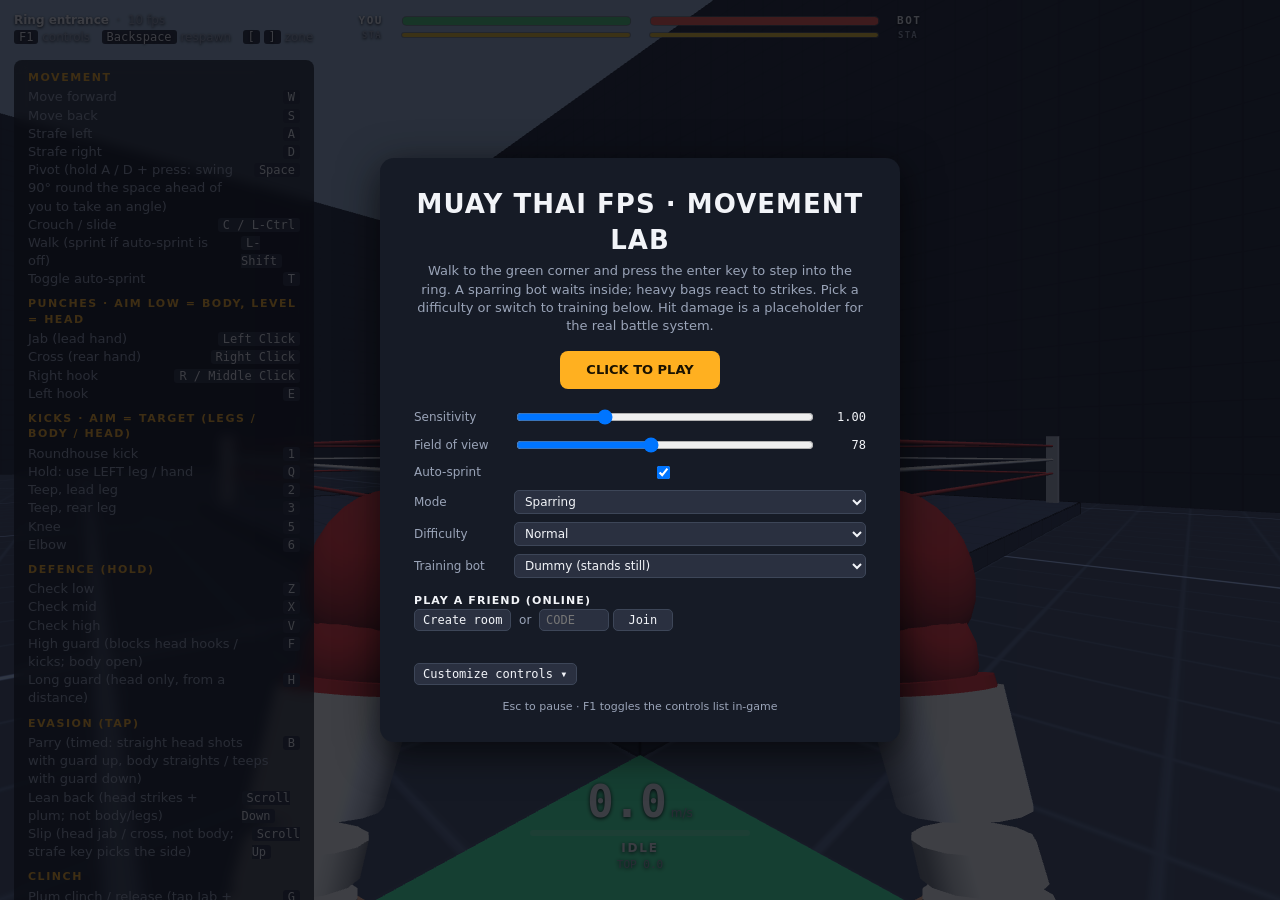
<file: index.html>
<!doctype html>
<html lang="en">
<head>
<meta charset="utf-8">
<title>Muay Thai FPS - Movement Lab</title>
<meta name="viewport" content="width=device-width, initial-scale=1">
<style>
  :root { --fg:#f2f4f8; --dim:#9aa4b8; --acc:#ffb020; --hot:#ff4d5e; --panel:rgba(12,15,22,.72); }
  * { box-sizing:border-box; }
  html,body { margin:0; height:100%; overflow:hidden; background:#10131a; color:var(--fg); font:13px/1.4 "Segoe UI",system-ui,sans-serif; user-select:none; }
  canvas { position:fixed; inset:0; width:100%; height:100%; display:block; }
  #crosshair { position:fixed; left:50%; top:50%; width:4px; height:4px; margin:-2px; border-radius:50%; background:#fff; opacity:.7; }
  #aim { position:fixed; left:50%; top:calc(50% + 18px); transform:translateX(-50%); font:700 10px Consolas,monospace; letter-spacing:.12em; color:#fff; opacity:.55; text-shadow:0 1px 3px #000; white-space:nowrap; }
  #speedbox { position:fixed; left:50%; bottom:28px; transform:translateX(-50%); text-align:center; text-shadow:0 1px 4px #000; }
  #speed { font:700 44px/1 "Consolas",monospace; }
  #speedbox small { font-size:12px; color:var(--dim); margin-left:4px; }
  #meter { width:220px; height:6px; background:rgba(255,255,255,.18); border-radius:3px; margin:6px auto 4px; overflow:hidden; }
  #bar { height:100%; width:0; background:#6fd3ff; transition:background .2s; } #bar.fast { background:var(--acc); }
  #state { letter-spacing:.15em; font-weight:600; font-size:12px; }
  #peak { color:var(--dim); font-size:11px; font-family:Consolas,monospace; }
  #action { position:fixed; left:50%; bottom:130px; transform:translateX(-50%); font:700 18px/1 Consolas,monospace; letter-spacing:.12em; color:var(--acc); text-shadow:0 1px 4px #000; transition:opacity .1s; }
  #toasts { position:fixed; left:50%; top:72px; transform:translateX(-50%); text-align:center; white-space:nowrap; pointer-events:none; }
  .toast { font:700 16px/1.4 Consolas,monospace; letter-spacing:.12em; text-shadow:0 2px 6px #000; animation:pop 1.4s forwards; color:#fff; }
  .toast.hot { color:var(--acc); } .toast.hit { color:var(--hot); }
  @keyframes pop { 0%{opacity:0;transform:translateY(-12px)} 12%{opacity:1;transform:translateY(0)} 80%{opacity:1} 100%{opacity:0;transform:translateY(-8px)} }
  #topleft { position:fixed; left:14px; top:12px; color:var(--dim); font-size:12px; text-shadow:0 1px 3px #000; }
  #topleft b { color:var(--fg); }
  #help { position:fixed; left:14px; top:60px; background:var(--panel); border-radius:8px; padding:10px 14px; max-width:300px; backdrop-filter:blur(6px); }
  #help h4 { margin:8px 0 3px; font-size:11px; letter-spacing:.14em; color:var(--acc); text-transform:uppercase; } #help h4:first-child { margin-top:0; }
  #help div { display:flex; justify-content:space-between; gap:12px; } #help span:first-child { color:var(--dim); }
  kbd { background:#2a3040; border-radius:3px; padding:0 5px; font:12px Consolas,monospace; color:var(--fg); }
  .hidden { display:none !important; }
  #overlay { position:fixed; inset:0; background:rgba(8,10,16,.78); display:flex; align-items:center; justify-content:center; cursor:pointer; }
  #overlay .card { text-align:center; max-width:520px; padding:28px 34px; background:#161b26; border-radius:14px; box-shadow:0 10px 40px #000a; }
  #overlay h1 { margin:0 0 4px; font-size:26px; letter-spacing:.04em; } #overlay p { color:var(--dim); margin:4px 0 16px; }
  #overlay .go { display:inline-block; padding:10px 26px; background:var(--acc); color:#1a1200; font-weight:700; border-radius:8px; }
  .settings { margin-top:18px; text-align:left; cursor:default; display:grid; grid-template-columns:90px 1fr 44px; gap:8px 10px; align-items:center; font-size:12px; color:var(--dim); }
  .settings input[type=range] { width:100%; } .settings .v { color:var(--fg); font-family:Consolas,monospace; text-align:right; }
  .hint { margin-top:14px; font-size:11px; color:var(--dim); }
  #bars { position:fixed; left:50%; top:14px; transform:translateX(-50%); display:flex; gap:18px; align-items:center; font:700 11px Consolas,monospace; letter-spacing:.14em; text-shadow:0 1px 3px #000; }
  .bar { width:230px; height:10px; background:rgba(0,0,0,.45); border-radius:5px; overflow:hidden; border:1px solid rgba(255,255,255,.25); }
  .bar i { display:block; height:100%; width:100%; transition:width .12s; } #hpYou { background:#4fd17a; } #hpBot { background:#ff5a4d; float:right; }
  #train { position:fixed; right:14px; top:12px; background:var(--panel); border-radius:8px; padding:8px 12px; font:12px/1.5 Consolas,monospace; max-width:340px; text-shadow:0 1px 3px #000; }
  #train b { color:var(--acc); letter-spacing:.14em; } #train .dim { color:var(--dim); font-size:10px; margin-top:3px; }
  #prompt { position:fixed; left:50%; bottom:170px; transform:translateX(-50%); font:700 18px/1 Consolas,monospace; letter-spacing:.12em; color:#5dffa0; text-shadow:0 1px 5px #000; white-space:nowrap; pointer-events:none; }
  .settings select { background:#2a3040; color:var(--fg); border:1px solid #3d4658; border-radius:5px; padding:3px 6px; font:12px "Segoe UI",system-ui,sans-serif; grid-column:2 / 4; }
  #bars2 { position:fixed; left:50%; top:30px; transform:translateX(-50%); display:flex; gap:18px; align-items:center; font:700 9px Consolas,monospace; letter-spacing:.14em; color:var(--dim); text-shadow:0 1px 3px #000; }
  #bars2 .bar { height:6px; position:relative; } .bar .cap { position:absolute; top:0; right:0; height:100%; width:0; background:repeating-linear-gradient(45deg,#000 0 2px,#5a3a1a 2px 4px); opacity:.85; } .bar .cap.r { right:auto; left:0; }
  #bars2 .bar .cap { transition:width .3s; } #bars2 span { width:22px; text-align:center; }
  #stYou, #stBot { background:#f2c230; } #stBot { float:right; } .bar i.low { background:#ff7a2e !important; }
  #koBanner { position:fixed; left:50%; top:26%; transform:translateX(-50%); text-align:center; white-space:nowrap; pointer-events:none; text-shadow:0 3px 10px #000; }
  #koMsg { font:900 34px Consolas,monospace; letter-spacing:.16em; color:var(--hot); } #koCount { font:700 22px Consolas,monospace; letter-spacing:.2em; color:#fff; margin-top:10px; }
  #clinch { position:fixed; left:50%; top:64%; transform:translateX(-50%); text-align:center; font:700 14px Consolas,monospace; letter-spacing:.12em; text-shadow:0 1px 4px #000; width:300px; }
  #clinch .bar { width:300px; height:12px; margin-top:6px; } #clinchFill { background:#6fd3ff; width:0; }
  #binds { margin-top:12px; text-align:left; cursor:default; max-height:34vh; overflow:auto; display:grid; grid-template-columns:1fr auto auto; gap:5px 8px; align-items:center; font-size:12px; color:var(--dim); padding-right:6px; }
  #binds button, .btn { background:#2a3040; color:var(--fg); border:1px solid #3d4658; border-radius:5px; padding:3px 8px; min-width:92px; font:12px Consolas,monospace; cursor:pointer; }
  #binds button.wait { background:var(--acc); color:#1a1200; } #binds button:hover, .btn:hover { border-color:var(--acc); }
  #telegraph { position:fixed; right:14px; top:40%; text-align:right; font:700 14px Consolas,monospace; letter-spacing:.1em; color:#ff6b5a; text-shadow:0 1px 5px #000; opacity:0; white-space:nowrap; pointer-events:none; }
  #hurt { position:fixed; inset:0; pointer-events:none; opacity:0; background:radial-gradient(ellipse at center, rgba(255,0,0,0) 45%, rgba(220,20,20,.85) 100%); }
</style>
</head>
<body>
<canvas id="c"></canvas>
<div id="crosshair"></div>
<div id="aim"></div>
<div id="hurt"></div>
<div id="bars"><span>YOU</span><div class="bar"><i id="hpYou"></i></div><div class="bar"><i id="hpBot"></i></div><span>BOT</span></div>
<div id="bars2"><span>STA</span><div class="bar st"><i id="stYou"></i><b class="cap" id="caYou"></b></div><div class="bar st"><i id="stBot"></i><b class="cap r" id="caBot"></b></div><span>STA</span></div>
<div id="koBanner" class="hidden"><div id="koMsg"></div><div id="koCount"></div></div>
<div id="clinch" class="hidden"><div id="clinchLabel"></div><div class="bar"><i id="clinchFill"></i></div></div>
<div id="train" class="hidden"><b>TRAINING</b> · BOT: <span id="trBot"></span><br><span id="trStats"></span><br><span id="trLast"></span><div class="dim">M spar/training · U bot mode · N difficulty</div></div>
<div id="vsBox" class="hidden" style="position:fixed;left:50%;top:44px;transform:translateX(-50%);font:700 11px Consolas,monospace;letter-spacing:.14em;color:var(--acc);text-shadow:0 1px 3px #000;white-space:nowrap"></div>
<div id="prompt"></div>
<div id="telegraph"></div>
<div id="topleft"><b id="zone"></b> &nbsp;·&nbsp; <span id="fps"></span><br><kbd>F1</kbd> controls &nbsp; <kbd>Backspace</kbd> respawn &nbsp; <kbd>[</kbd> <kbd>]</kbd> zone</div>
<div id="help"></div>
<div id="speedbox">
  <div><span id="speed">0.0</span><small>m/s</small></div>
  <div id="meter"><div id="bar"></div></div>
  <div id="state">IDLE</div>
  <div id="peak">TOP 0.0</div>
</div>
<div id="action"></div>
<div id="toasts"></div>

<div id="overlay">
  <div class="card">
    <h1>MUAY THAI FPS · MOVEMENT LAB</h1>
    <p>Walk to the green corner and press the enter key to step into the ring. A sparring bot waits inside; heavy bags react to strikes. Pick a difficulty or switch to training below. Hit damage is a placeholder for the real battle system.</p>
    <span class="go">CLICK TO PLAY</span>
    <div class="settings">
      <label for="sens">Sensitivity</label><input id="sens" type="range" min="0.2" max="3" step="0.05"><span class="v" id="sensv"></span>
      <label for="fov">Field of view</label><input id="fov" type="range" min="60" max="100" step="1"><span class="v" id="fovv"></span>
      <label for="auto">Auto-sprint</label><input id="auto" type="checkbox"><span></span>
      <label for="modeSel">Mode</label><select id="modeSel"><option value="spar">Sparring</option><option value="train">Training (no damage, infinite stamina)</option></select>
      <label for="diffSel">Difficulty</label><select id="diffSel"><option value="easy">Easy</option><option value="normal">Normal</option><option value="hard">Hard</option><option value="nak">Nak Muay (brutal)</option></select>
      <label for="trainSel">Training bot</label><select id="trainSel"><option value="dummy">Dummy (stands still)</option><option value="guard">Guard (holds a high guard)</option><option value="drill">Drill (slow single strikes at you)</option></select>
    </div>
    <div class="settings" id="versus" style="display:block;margin-top:14px">
      <b style="color:var(--fg);letter-spacing:.1em;font-size:11px">PLAY A FRIEND (ONLINE)</b><br>
      <button class="btn" id="vsHost">Create room</button>
      &nbsp;or&nbsp; <input id="vsCode" type="text" maxlength="4" placeholder="CODE" autocomplete="off" spellcheck="false" style="width:70px;text-transform:uppercase;background:#2a3040;color:var(--fg);border:1px solid #3d4658;border-radius:5px;padding:3px 6px;font:12px Consolas,monospace">
      <button class="btn" id="vsJoin" style="min-width:60px">Join</button>
      <button class="btn hidden" id="vsLeave" style="min-width:60px">Leave</button>
      <div id="vsStatus" style="margin-top:6px;color:var(--acc);min-height:16px"></div>
    </div>
    <div class="settings" style="display:block;margin-top:10px"><button class="btn" id="bindToggle">Customize controls ▾</button> <button class="btn hidden" id="bindReset">Reset to default</button></div>
    <div id="binds" class="hidden"></div>
    <div class="hint">Esc to pause · F1 toggles the controls list in-game</div>
  </div>
</div>

<script src="lib/three.min.js"></script>
<script src="js/map.js"></script>
<script src="js/player.js"></script>
<script src="js/viewmodel.js"></script>
<script src="js/combat.js"></script>
<script src="js/bot.js"></script>
<script src="lib/peerjs.min.js"></script>
<script src="js/net.js"></script>
<script src="js/main.js"></script>
</body>
</html>
</file>
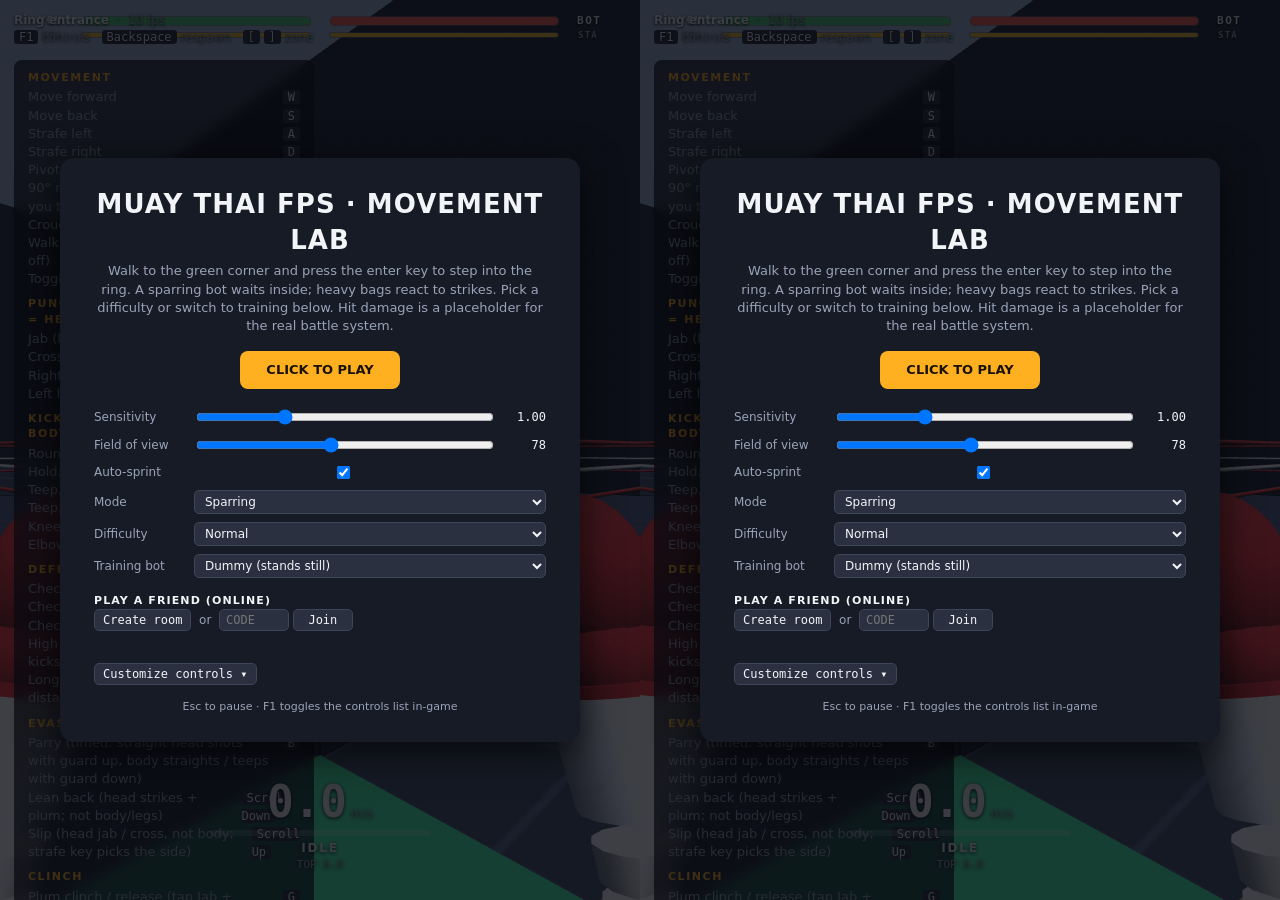
<file: tools/mp-test.html>
<!doctype html>
<meta charset="utf-8"><title>mp test</title>
<style>body{margin:0;background:#000;display:flex;height:100vh}iframe{flex:1;border:0;width:50%}</style>
<iframe id="a" src="../index.html"></iframe><iframe id="b" src="../index.html"></iframe>
</file>
